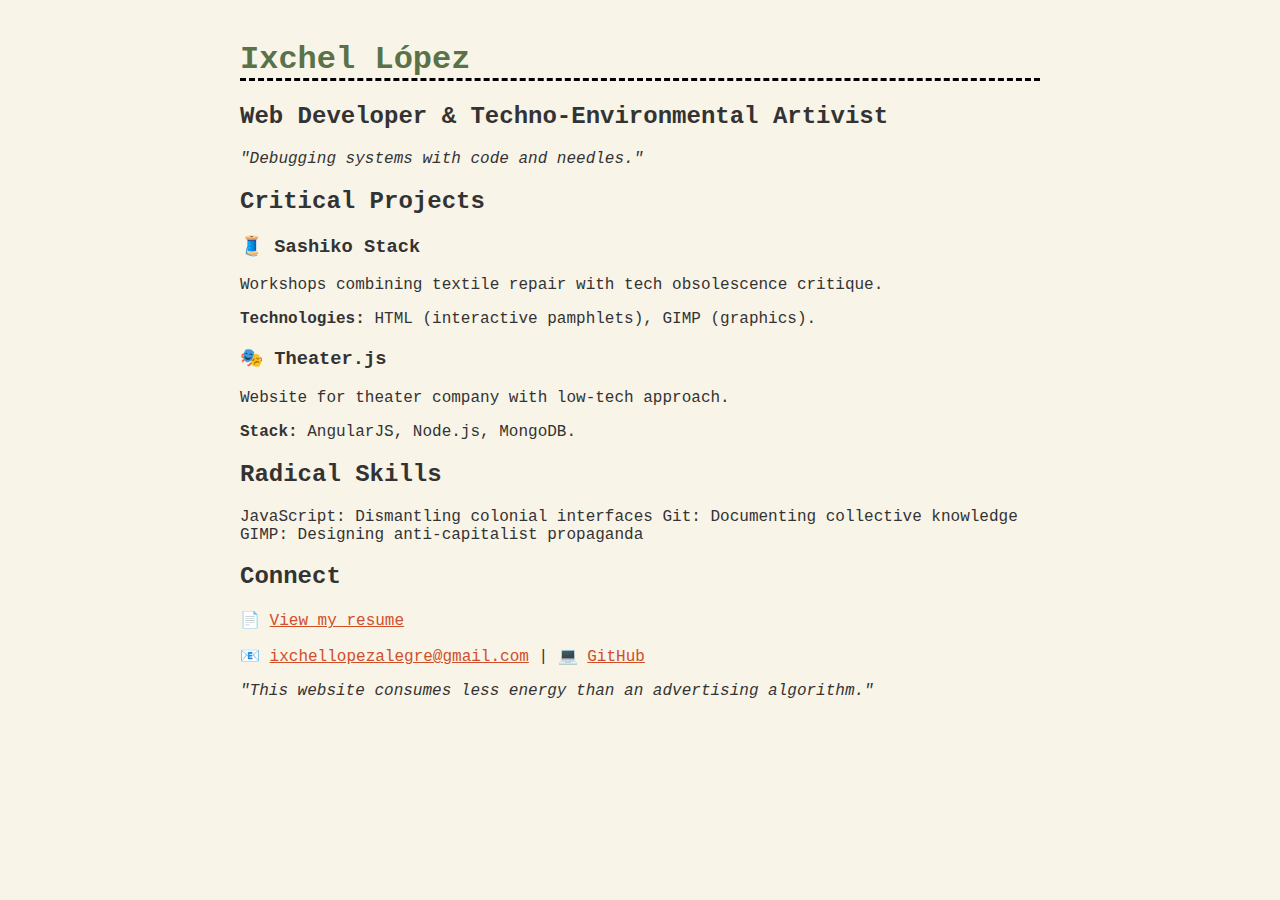
<file: index.html>
<!DOCTYPE html>
<html lang="en">
<head>
    <meta charset="UTF-8">
    <meta name="viewport" content="width=device-width, initial-scale=1.0">
    <title>Ixchel López | Web Developer & Techno-Environmental Artivist</title>
    <link rel="stylesheet" href="style.css">
</head>
<body>
    <header>
        <h1>Ixchel López</h1>
        <h2>Web Developer & Techno-Environmental Artivist</h2>
        <p><em>"Debugging systems with code and needles."</em></p>
    </header>

    <section class="projects">
        <h2>Critical Projects</h2>
        
        <div class="project">
            <h3>🧵 Sashiko Stack</h3>
            <p>Workshops combining textile repair with tech obsolescence critique.</p>
            <p><strong>Technologies:</strong> HTML (interactive pamphlets), GIMP (graphics).</p>
        </div>
        
        <div class="project">
            <h3>🎭 Theater.js</h3>
            <p>Website for theater company with low-tech approach.</p>
            <p><strong>Stack:</strong> AngularJS, Node.js, MongoDB.</p>
        </div>
    </section>

    <section>
        <h2>Radical Skills</h2>
        <div class="skills">
            <span class="skill">JavaScript: Dismantling colonial interfaces</span>
            <span class="skill">Git: Documenting collective knowledge</span>
            <span class="skill">GIMP: Designing anti-capitalist propaganda</span>
        </div>
    </section>

    <section>
        <h2>Connect</h2>
        <p>📄 <a href="resume.html">View my resume</a>
        <p>📧 <a href="mailto:ixchellopezalegre@gmail.com">ixchellopezalegre@gmail.com</a> | 💻 <a href="https://github.com/ixchellopez" target="_blank">GitHub</a></p>
    </section>

    <footer>
        <p><em>"This website consumes less energy than an advertising algorithm."</em></p>
    </footer>
</body>
</html>
</file>
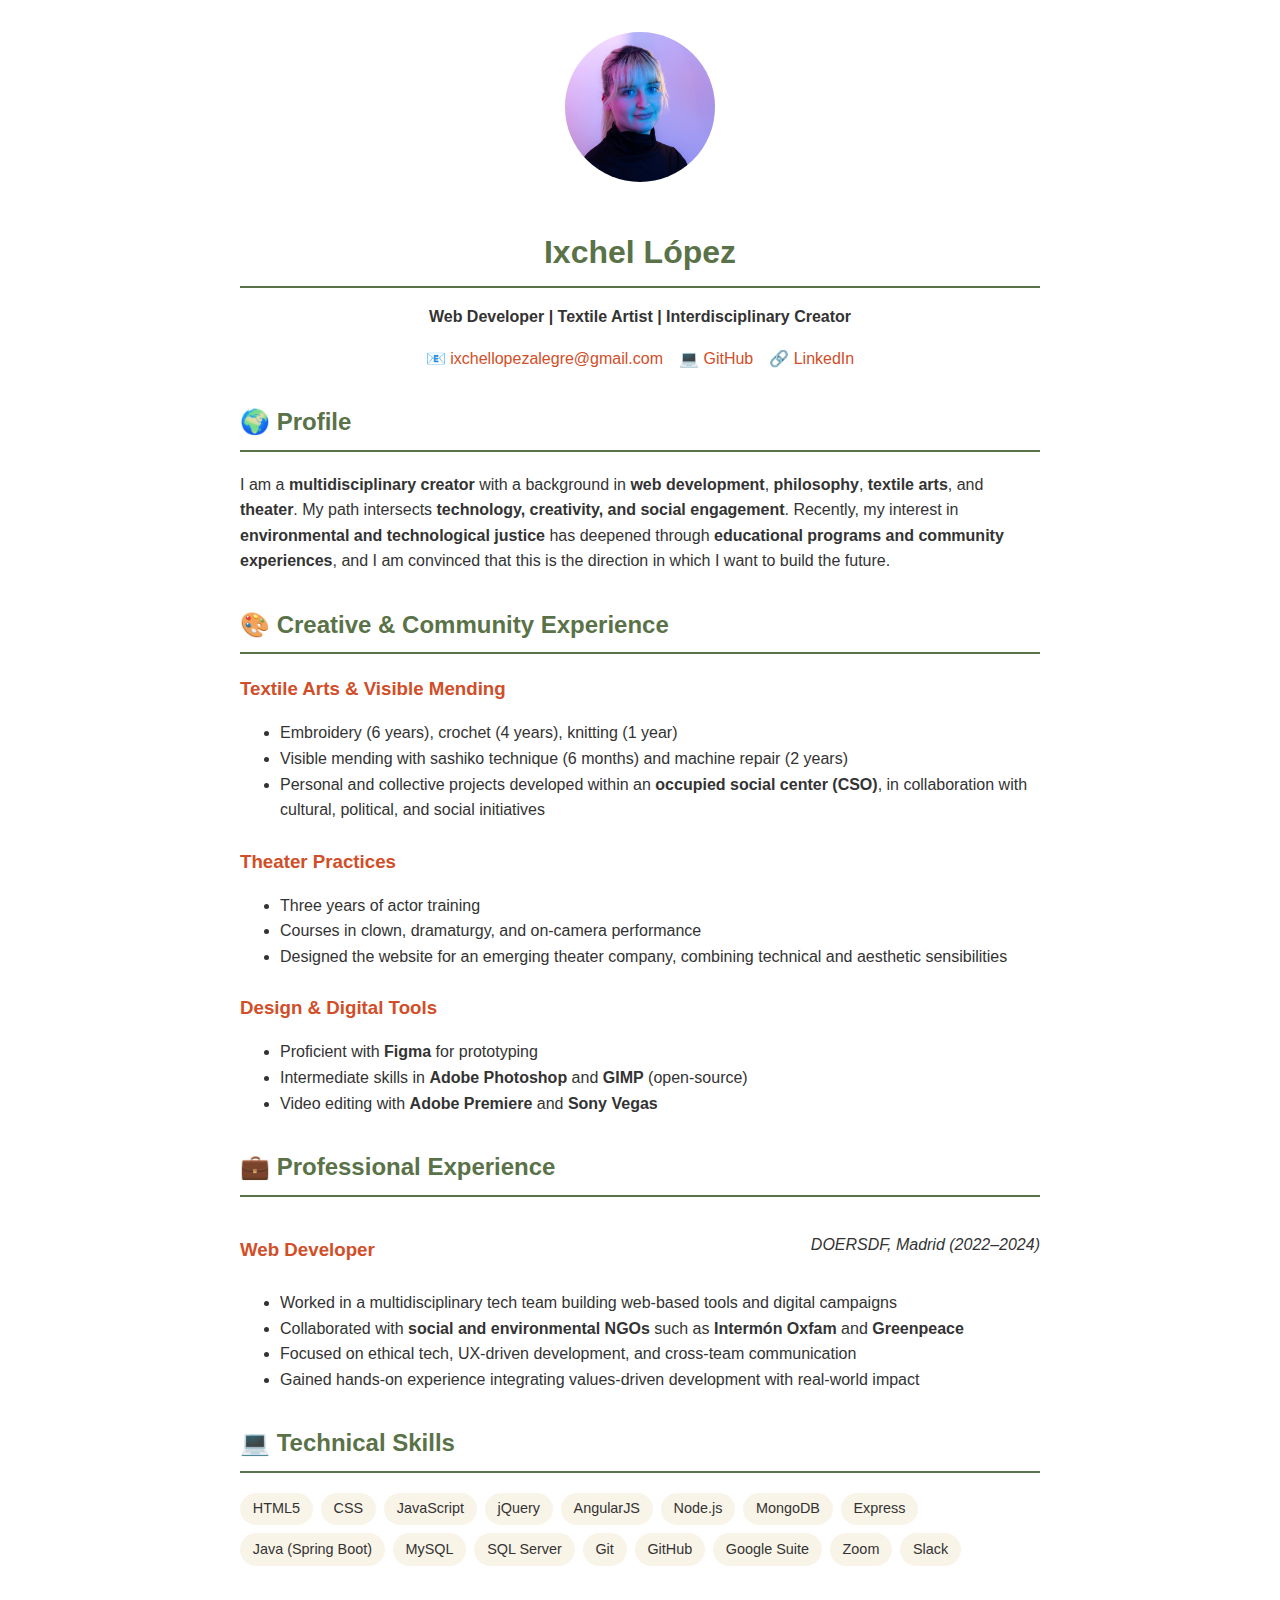
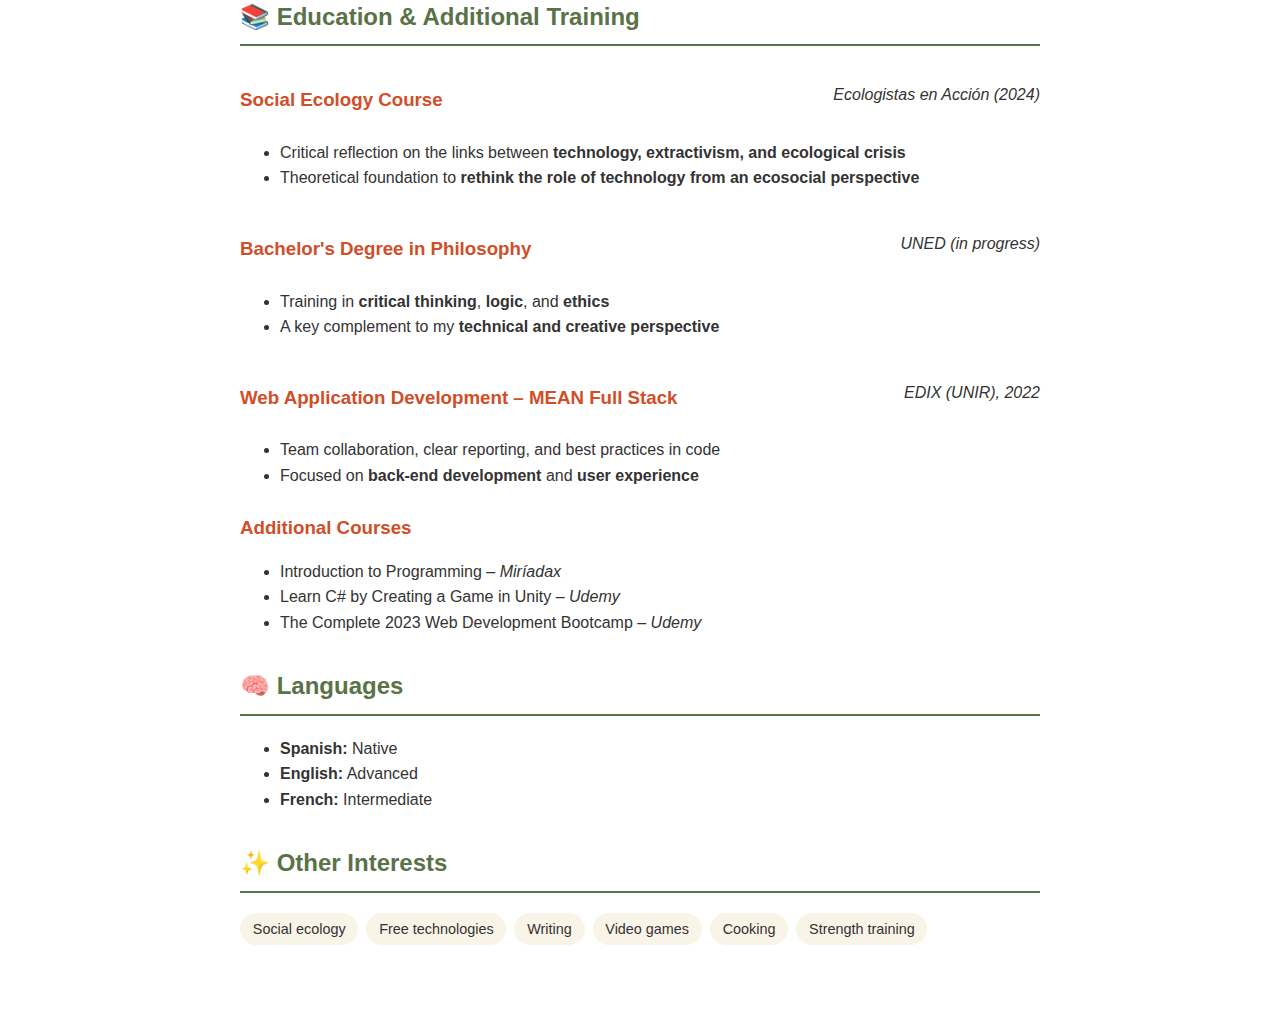
<file: resume.html>
<!DOCTYPE html>
<html lang="es">
<head>
    <meta charset="UTF-8">
    <meta name="viewport" content="width=device-width, initial-scale=1.0">
    <title>Ixchel López | Web Developer & Interdisciplinary Creator</title>
    <style>
        :root {
            --primary: #5a7247; /* Verde musgo */
            --secondary: #d14e28; /* Terracota */
            --light: #f9f4e8; /* Fondo craft */
            --dark: #333;
            --gray: #666;
        }
        
        body {
            font-family: 'Segoe UI', Tahoma, Geneva, Verdana, sans-serif;
            line-height: 1.6;
            color: var(--dark);
            background-color: white;
            max-width: 800px;
            margin: 0 auto;
            padding: 2rem;
        }
        
        h1, h2 {
            color: var(--primary);
            border-bottom: 2px solid var(--primary);
            padding-bottom: 0.5rem;
        }
        
        h1 {
            font-size: 2rem;
            margin-bottom: 0.5rem;
        }
        
        h2 {
            font-size: 1.5rem;
            margin-top: 2rem;
        }
        
        h3 {
            color: var(--secondary);
            margin-bottom: 0.5rem;
        }
        
        a {
            color: var(--secondary);
            text-decoration: none;
        }
        
        a:hover {
            text-decoration: underline;
        }
        
        .header {
            text-align: center;
            margin-bottom: 2rem;
        }
        
        .contact {
            display: flex;
            justify-content: center;
            gap: 1rem;
            flex-wrap: wrap;
            margin-bottom: 1rem;
        }
        
        .section {
            margin-bottom: 2rem;
        }
        
        .experience {
            margin-bottom: 1.5rem;
        }
        
        .experience-header {
            display: flex;
            justify-content: space-between;
            margin-bottom: 0.5rem;
        }
        
        .skills-container {
            display: flex;
            flex-wrap: wrap;
            gap: 0.5rem;
        }
        
        .skill {
            background-color: var(--light);
            padding: 0.3rem 0.8rem;
            border-radius: 20px;
            font-size: 0.9rem;
        }
        
        .interests {
            display: flex;
            flex-wrap: wrap;
            gap: 0.5rem;
        }
        
        .interest {
            background-color: var(--light);
            padding: 0.3rem 0.8rem;
            border-radius: 20px;
            font-size: 0.9rem;
        }
        
        @media (max-width: 600px) {
            body {
                padding: 1rem;
            }
            
            .experience-header {
                flex-direction: column;
            }
        }

        .profile-pic {
            width: 150px; /* Ajusta el tamaño según sea necesario */
            height: 150px;
            border-radius: 50%; /* Hace la imagen circular */
            object-fit: cover; /* Asegura que la imagen se ajuste bien al contenedor */
            margin-bottom: 1rem; /* Espaciado debajo de la imagen */
        }
    </style>
</head>
<body>
    <header class="header">
        <img src="profile.jpg" alt="Foto de perfil de Ixchel López" class="profile-pic">
        <h1>Ixchel López</h1>
        <p><strong>Web Developer | Textile Artist | Interdisciplinary Creator</strong></p>
        <div class="contact">
            <span>📧 <a href="mailto:ixchellopezalegre@gmail.com">ixchellopezalegre@gmail.com</a></span>
            <span>💻 <a href="https://github.com/ixchellopezalegre" target="_blank">GitHub</a></span>
            <span>🔗 <a href="https://www.linkedin.com/in/ixchellopezalegre/" target="_blank">LinkedIn</a></span>
        </div>
    </header>

    <section class="section">
        <h2>🌍 Profile</h2>
        <p>I am a <strong>multidisciplinary creator</strong> with a background in <strong>web development</strong>, <strong>philosophy</strong>, <strong>textile arts</strong>, and <strong>theater</strong>. My path intersects <strong>technology, creativity, and social engagement</strong>. Recently, my interest in <strong>environmental and technological justice</strong> has deepened through <strong>educational programs and community experiences</strong>, and I am convinced that this is the direction in which I want to build the future.</p>
    </section>

    <section class="section">
        <h2>🎨 Creative & Community Experience</h2>
        
        <div class="experience">
            <h3>Textile Arts & Visible Mending</h3>
            <ul>
                <li>Embroidery (6 years), crochet (4 years), knitting (1 year)</li>
                <li>Visible mending with sashiko technique (6 months) and machine repair (2 years)</li>
                <li>Personal and collective projects developed within an <strong>occupied social center (CSO)</strong>, in collaboration with cultural, political, and social initiatives</li>
            </ul>
        </div>
        
        <div class="experience">
            <h3>Theater Practices</h3>
            <ul>
                <li>Three years of actor training</li>
                <li>Courses in clown, dramaturgy, and on-camera performance</li>
                <li>Designed the website for an emerging theater company, combining technical and aesthetic sensibilities</li>
            </ul>
        </div>
        
        <div class="experience">
            <h3>Design & Digital Tools</h3>
            <ul>
                <li>Proficient with <strong>Figma</strong> for prototyping</li>
                <li>Intermediate skills in <strong>Adobe Photoshop</strong> and <strong>GIMP</strong> (open-source)</li>
                <li>Video editing with <strong>Adobe Premiere</strong> and <strong>Sony Vegas</strong></li>
            </ul>
        </div>
    </section>

    <section class="section">
        <h2>💼 Professional Experience</h2>
        
        <div class="experience">
            <div class="experience-header">
                <h3>Web Developer</h3>
                <p><em>DOERSDF, Madrid (2022–2024)</em></p>
            </div>
            <ul>
                <li>Worked in a multidisciplinary tech team building web-based tools and digital campaigns</li>
                <li>Collaborated with <strong>social and environmental NGOs</strong> such as <strong>Intermón Oxfam</strong> and <strong>Greenpeace</strong></li>
                <li>Focused on ethical tech, UX-driven development, and cross-team communication</li>
                <li>Gained hands-on experience integrating values-driven development with real-world impact</li>
            </ul>
        </div>
    </section>

    <section class="section">
        <h2>💻 Technical Skills</h2>
        <div class="skills-container">
            <span class="skill">HTML5</span>
            <span class="skill">CSS</span>
            <span class="skill">JavaScript</span>
            <span class="skill">jQuery</span>
            <span class="skill">AngularJS</span>
            <span class="skill">Node.js</span>
            <span class="skill">MongoDB</span>
            <span class="skill">Express</span>
            <span class="skill">Java (Spring Boot)</span>
            <span class="skill">MySQL</span>
            <span class="skill">SQL Server</span>
            <span class="skill">Git</span>
            <span class="skill">GitHub</span>
            <span class="skill">Google Suite</span>
            <span class="skill">Zoom</span>
            <span class="skill">Slack</span>
        </div>
    </section>

    <section class="section">
        <h2>📚 Education & Additional Training</h2>
        
        <div class="experience">
            <div class="experience-header">
                <h3>Social Ecology Course</h3>
                <p><em>Ecologistas en Acción (2024)</em></p>
            </div>
            <ul>
                <li>Critical reflection on the links between <strong>technology, extractivism, and ecological crisis</strong></li>
                <li>Theoretical foundation to <strong>rethink the role of technology from an ecosocial perspective</strong></li>
            </ul>
        </div>
        
        <div class="experience">
            <div class="experience-header">
                <h3>Bachelor's Degree in Philosophy</h3>
                <p><em>UNED (in progress)</em></p>
            </div>
            <ul>
                <li>Training in <strong>critical thinking</strong>, <strong>logic</strong>, and <strong>ethics</strong></li>
                <li>A key complement to my <strong>technical and creative perspective</strong></li>
            </ul>
        </div>
        
        <div class="experience">
            <div class="experience-header">
                <h3>Web Application Development – MEAN Full Stack</h3>
                <p><em>EDIX (UNIR), 2022</em></p>
            </div>
            <ul>
                <li>Team collaboration, clear reporting, and best practices in code</li>
                <li>Focused on <strong>back-end development</strong> and <strong>user experience</strong></li>
            </ul>
        </div>
        
        <h3>Additional Courses</h3>
        <ul>
            <li>Introduction to Programming – <em>Miríadax</em></li>
            <li>Learn C# by Creating a Game in Unity – <em>Udemy</em></li>
            <li>The Complete 2023 Web Development Bootcamp – <em>Udemy</em></li>
        </ul>
    </section>

    <section class="section">
        <h2>🧠 Languages</h2>
        <ul>
            <li><strong>Spanish:</strong> Native</li>
            <li><strong>English:</strong> Advanced</li>
            <li><strong>French:</strong> Intermediate</li>
        </ul>
    </section>

    <section class="section">
        <h2>✨ Other Interests</h2>
        <div class="interests">
            <span class="interest">Social ecology</span>
            <span class="interest">Free technologies</span>
            <span class="interest">Writing</span>
            <span class="interest">Video games</span>
            <span class="interest">Cooking</span>
            <span class="interest">Strength training</span>
        </div>
    </section>
</body>
</html>
</file>
<file: style.css>
body {
    font-family: 'Courier New', monospace;
    max-width: 800px;
    margin: auto;
    padding: 20px;
    background-color: #f9f4e8; 
    color: #333;
  }
  
  h1 {
    color: #5a7247; 
    border-bottom: 3px dashed #000;
  }
  
  a {
    color: #d14e28; 
  }
</file>
